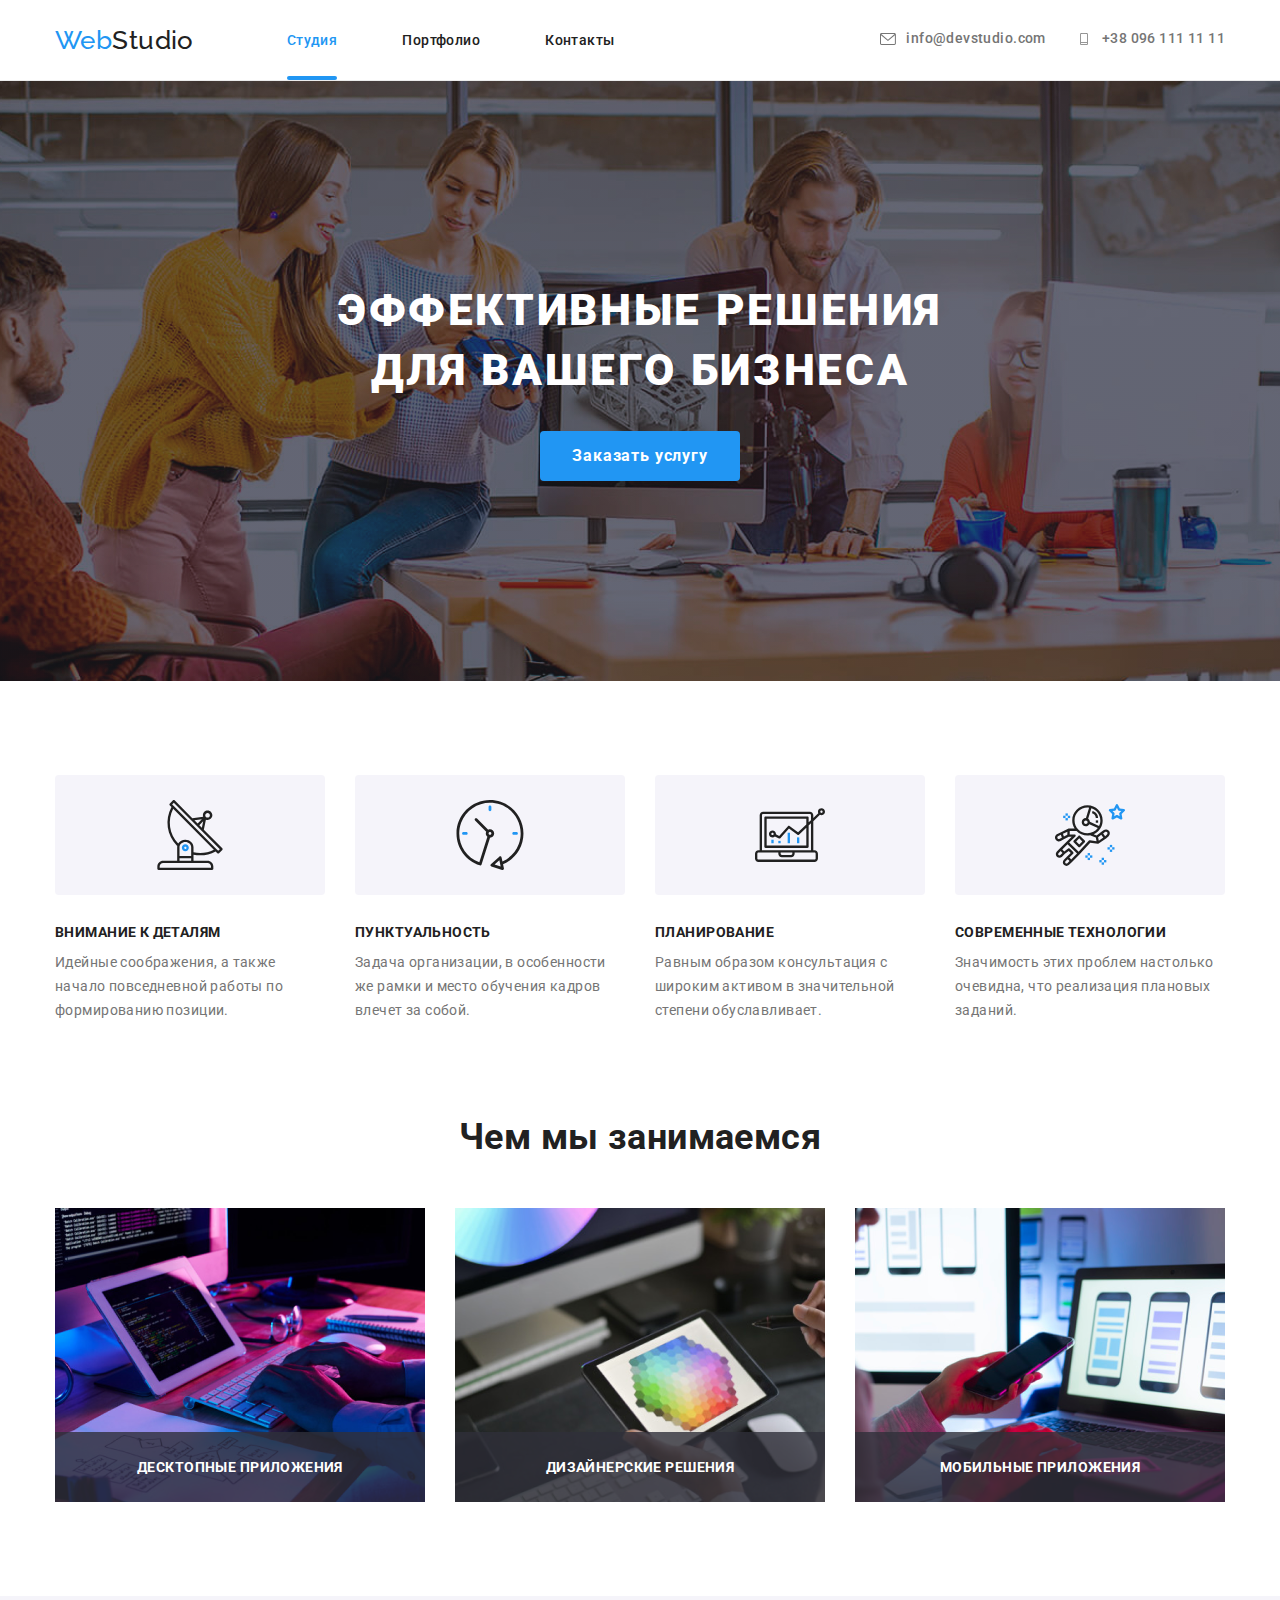
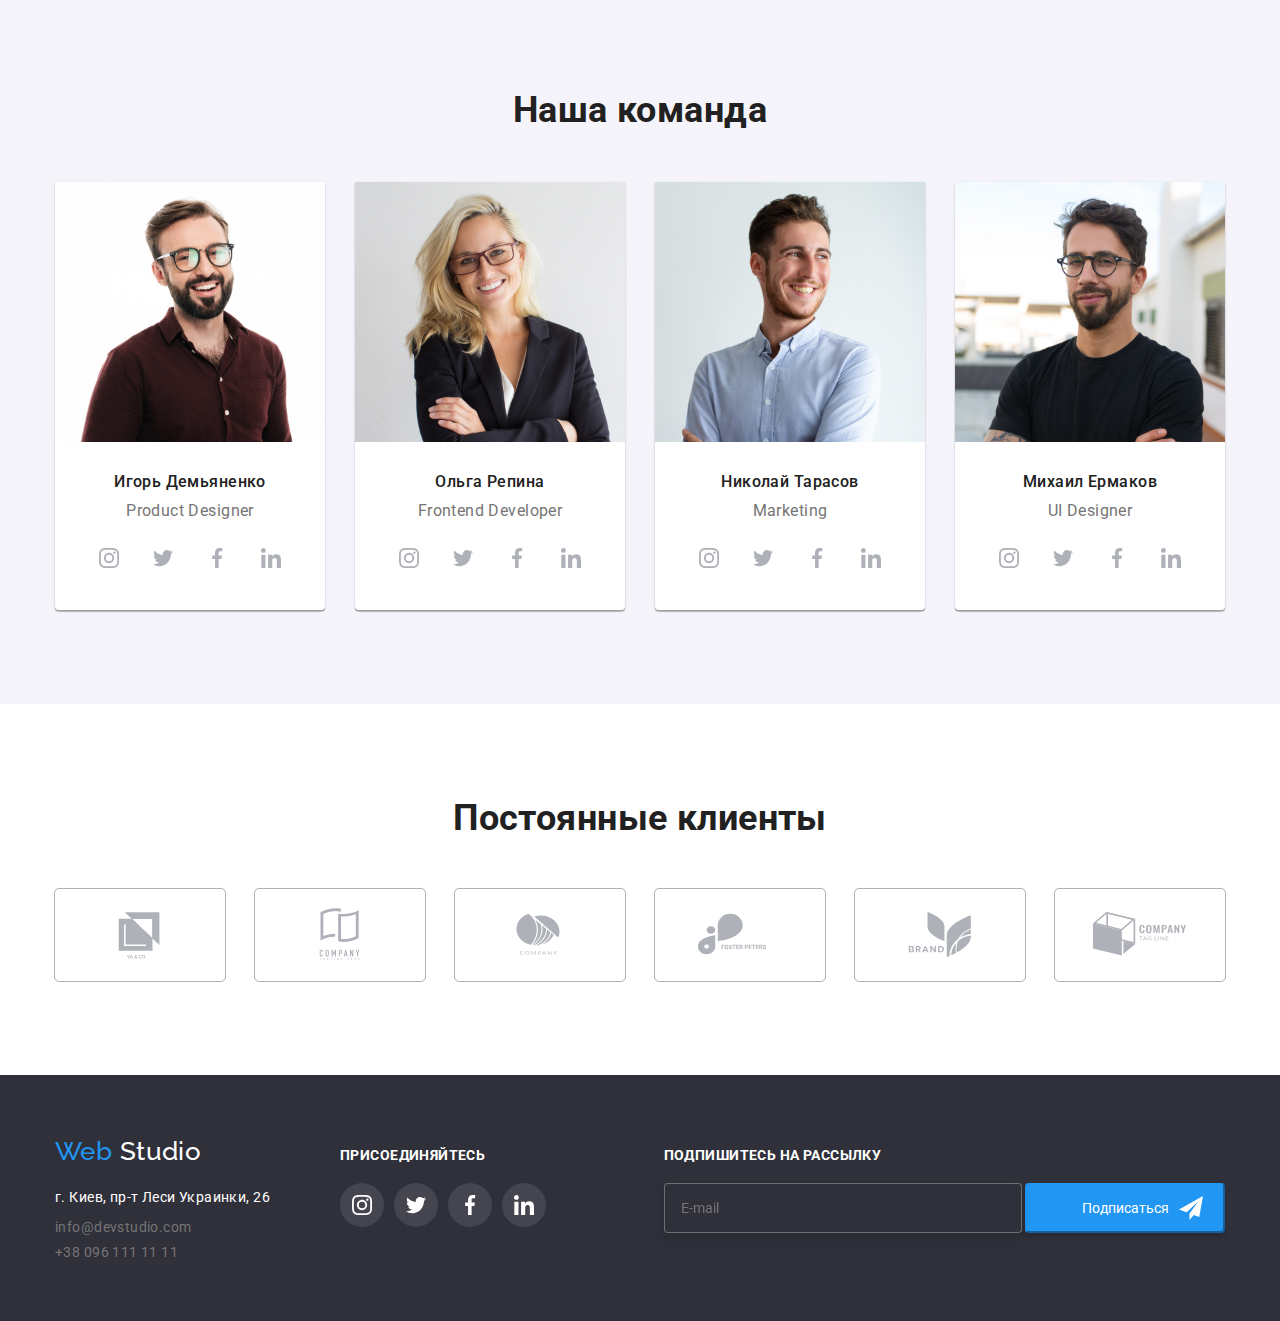
<file: index.html>
<!DOCTYPE html>
<html lang="ru">
  <head>
    <meta charset="UTF-8" />
    <meta http-equiv="X-UA-Compatible" content="IE=edge" />
    <meta name="viewport" content="width=device-width, initial-scale=1.0" />
    <title>Студія</title>
    <link rel="preconnect" href="https://fonts.googleapis.com" />
    <link rel="preconnect" href="https://fonts.gstatic.com" crossorigin />
    <link
      href="https://fonts.googleapis.com/css2?family=Raleway:wght@700&family=Roboto:wght@400;500;700;900&display=swap"
      rel="stylesheet"
    />
    <link
      rel="stylesheet"
      href="https://cdnjs.cloudflare.com/ajax/libs/modern-normalize/1.1.0/modern-normalize.min.css"
    />
    <link rel="stylesheet" href="./css/stales.css" />
    <link rel="stylesheet" href="./css/main.min.css" />
  </head>

  <body>
    <!--HEADER-->

    <header class="header">
      <div class="container header__contact">
        <nav class="header__contact">
          <a class="header__link header__link--fonts" href="./index.html">
            <span class="header__logo">Web</span>Studio</a
          >
          <ul class="header__list">
            <li class="header__item">
              <a
                class="header__link current hover-link-line"
                href="./index.html"
                >Студия</a
              >
            </li>
            <li class="header__item">
              <a class="header__link portfolio" href="./portfolio.html"
                >Портфолио</a
              >
            </li>
            <li class="header__item">
              <a class="header__link text-contact" href="#">Контакты</a>
            </li>
          </ul>
        </nav>
        <ul class="content-list list">
          <li class="item-contact-header">
            <a
              class="header__link contact-header email"
              href="mailto:info@devstudio.com"
            >
              <svg class="icon-email" width="16" height="12">
                <use
                  class="icon-use"
                  href="./img/symbol-defs.svg#email"
                ></use></svg
              >info@devstudio.com</a
            >
          </li>
          <li class="item-contact-header">
            <a class="header__link contact-header tel" href="tel:+380961111111"
              ><svg class="icon-email" width="16" height="12">
                <use
                  class="icon-use"
                  href="./img/symbol-defs.svg#tel"
                ></use></svg
              >+38 096 111 11 11</a
            >
          </li>
        </ul>
      </div>
    </header>

    <!--Main content-->

    <main>
      <section class="hero">
        <div class="container">
          <h1 class="hero__title">Эффективные решения для вашего бизнеса</h1>
          <button class="button" type="button" data-modal-open>
            <span class="button__text">Заказать услугу</span>
          </button>
        </div>
      </section>

      <section class="features section">
        <div class="container">
          <h2 class="section-two">Особенности</h2>
          <ul class="list">
            <li class="features__item features__item--antenna">
              <h3 class="features__title">Внимание к деталям</h3>
              <p class="features__text">
                Идейные соображения, а также начало повседневной работы по
                формированию позиции.
              </p>
            </li>
            <li class="features__item features__item--clock">
              <h3 class="features__title">Пунктуальность</h3>
              <p class="features__text">
                Задача организации, в особенности же рамки и место обучения
                кадров влечет за собой.
              </p>
            </li>
            <li class="features__item features__item--diagram">
              <h3 class="features__title">Планирование</h3>
              <p class="features__text">
                Равным образом консультация с широким активом в значительной
                степени обуславливает.
              </p>
            </li>
            <li class="features__item features__item--astronaut">
              <h3 class="features__title">Современные технологии</h3>
              <p class="features__text">
                Значимость этих проблем настолько очевидна, что реализация
                плановых заданий.
              </p>
            </li>
          </ul>
        </div>
      </section>

      <section class="work section">
        <div class="container">
          <h2 class="caption">Чем мы занимаемся</h2>
          <ul class="list">
            <li class="work__item">
              <img src="img/box1.jpg" alt="Написання сайту" width="370" />
              <p class="work__item-text">Десктопные приложения</p>
            </li>
            <li class="work__item">
              <img
                src="img/img(1).jpg"
                alt="Адаптація його до різний пристроїв"
                width="370"
              />
              <p class="work__item-text">Дизайнерские решения</p>
            </li>
            <li class="work__item">
              <img src="img/img.jpg" alt="Створення дизайну" width="370" />
              <p class="work__item-text">Мобильные приложения</p>
            </li>
          </ul>
        </div>
      </section>

      <section class="comand section">
        <div class="container">
          <h2 class="caption">Наша команда</h2>
          <ul class="list">
            <li class="comand__item-main">
              <img
                class="comand__worker"
                src="img/Comand/img.jpg"
                alt="Ігорь Демьяненко"
                f
                width="270"
              />

              <h3 class="comand__subject">Игорь Демьяненко</h3>
              <p class="comand__subtitle">Product Designer</p>
              <ul class="list-comand">
                <li class="list-comand__item">
                  <a
                    class="list-comand__link"
                    href=""
                    target="_blank"
                    rel="noopener noreferrer"
                    aria-label="inctagram"
                  >
                    <svg class="list-comand__icon" width="20" height="20">
                      <use href="./img/symbol-defs.svg#instagram"></use>
                    </svg>
                  </a>
                </li>
                <li class="list-comand__item">
                  <a
                    class="list-comand__link"
                    href=""
                    target="_blank"
                    rel="noopener noreferrer"
                    aria-label="inctagram"
                  >
                    <svg class="list-comand__icon" width="20" height="20">
                      <use href="./img/symbol-defs.svg#twitter"></use>
                    </svg>
                  </a>
                </li>
                <li class="list-comand__item">
                  <a
                    class="list-comand__link"
                    href=""
                    target="_blank"
                    rel="noopener noreferrer"
                    aria-label="inctagram"
                  >
                    <svg width="20" height="20">
                      <use
                        class="list-comand__icon"
                        href="./img/symbol-defs.svg#facebook"
                      ></use>
                    </svg>
                  </a>
                </li>
                <li class="list-comand__item">
                  <a
                    class="list-comand__link"
                    href=""
                    target="_blank"
                    rel="noopener noreferrer"
                    aria-label="inctagram"
                  >
                    <svg width="20" height="20">
                      <use
                        class="list-comand__icon"
                        href="./img/symbol-defs.svg#linkedin"
                      ></use>
                    </svg>
                  </a>
                </li>
              </ul>
            </li>

            <li class="comand__item-main">
              <img
                class="comand__worker"
                src="img/Comand/img(1).jpg"
                alt="Ольга Репина"
                width="270"
              />
              <h3 class="comand__subject">Ольга Репина</h3>
              <p class="comand__subtitle">Frontend Developer</p>
              <ul class="list-comand">
                <li class="list-comand__item">
                  <a
                    class="list-comand__link"
                    href=""
                    target="_blank"
                    rel="noopener noreferrer"
                    aria-label="inctagram"
                  >
                    <svg class="list-comand__icon" width="20" height="20">
                      <use href="./img/symbol-defs.svg#instagram"></use>
                    </svg>
                  </a>
                </li>
                <li class="list-comand__item">
                  <a
                    class="list-comand__link"
                    href=""
                    target="_blank"
                    rel="noopener noreferrer"
                    aria-label="inctagram"
                  >
                    <svg class="list-comand__icon" width="20" height="20">
                      <use href="./img/symbol-defs.svg#twitter"></use>
                    </svg>
                  </a>
                </li>
                <li class="list-comand__item">
                  <a
                    class="list-comand__link"
                    href=""
                    target="_blank"
                    rel="noopener noreferrer"
                    aria-label="inctagram"
                  >
                    <svg width="20" height="20">
                      <use
                        class="list-comand__icon"
                        href="./img/symbol-defs.svg#facebook"
                      ></use>
                    </svg>
                  </a>
                </li>
                <li class="list-comand__item">
                  <a
                    class="list-comand__link"
                    href=""
                    target="_blank"
                    rel="noopener noreferrer"
                    aria-label="inctagram"
                  >
                    <svg width="20" height="20">
                      <use
                        class="list-comand__icon"
                        href="./img/symbol-defs.svg#linkedin"
                      ></use>
                    </svg>
                  </a>
                </li>
              </ul>
            </li>
            <li class="comand__item-main">
              <img
                class="comand__worker"
                src="img/Comand/img(2).jpg"
                alt="Николай Тарасов"
                width="270"
              />
              <h3 class="comand__subject">Николай Тарасов</h3>
              <p class="comand__subtitle">Marketing</p>
              <ul class="list-comand">
                <li class="list-comand__item">
                  <a
                    class="list-comand__link"
                    href=""
                    target="_blank"
                    rel="noopener noreferrer"
                    aria-label="inctagram"
                  >
                    <svg class="list-comand__icon" width="20" height="20">
                      <use href="./img/symbol-defs.svg#instagram"></use>
                    </svg>
                  </a>
                </li>
                <li class="list-comand__item">
                  <a
                    class="list-comand__link"
                    href=""
                    target="_blank"
                    rel="noopener noreferrer"
                    aria-label="inctagram"
                  >
                    <svg class="list-comand__icon" width="20" height="20">
                      <use href="./img/symbol-defs.svg#twitter"></use>
                    </svg>
                  </a>
                </li>
                <li class="list-comand__item">
                  <a
                    class="list-comand__link"
                    href=""
                    target="_blank"
                    rel="noopener noreferrer"
                    aria-label="inctagram"
                  >
                    <svg width="20" height="20">
                      <use
                        class="list-comand__icon"
                        href="./img/symbol-defs.svg#facebook"
                      ></use>
                    </svg>
                  </a>
                </li>
                <li class="list-comand__item">
                  <a
                    class="list-comand__link"
                    href=""
                    target="_blank"
                    rel="noopener noreferrer"
                    aria-label="inctagram"
                  >
                    <svg width="20" height="20">
                      <use
                        class="list-comand__icon"
                        href="./img/symbol-defs.svg#linkedin"
                      ></use>
                    </svg>
                  </a>
                </li>
              </ul>
            </li>
            <li class="comand__item-main">
              <img
                class="comand__worker"
                src="img/Comand/img(3).jpg"
                alt="Михаил Ермаков"
                width="270"
              />
              <h3 class="comand__subject">Михаил Ермаков</h3>
              <p class="comand__subtitle">UI Designer</p>
              <ul class="list-comand">
                <li class="list-comand__item">
                  <a
                    class="list-comand__link"
                    href=""
                    target="_blank"
                    rel="noopener noreferrer"
                    aria-label="inctagram"
                  >
                    <svg class="list-comand__icon" width="20" height="20">
                      <use href="./img/symbol-defs.svg#instagram"></use>
                    </svg>
                  </a>
                </li>
                <li class="list-comand__item">
                  <a
                    class="list-comand__link"
                    href=""
                    target="_blank"
                    rel="noopener noreferrer"
                    aria-label="inctagram"
                  >
                    <svg class="list-comand__icon" width="20" height="20">
                      <use href="./img/symbol-defs.svg#twitter"></use>
                    </svg>
                  </a>
                </li>
                <li class="list-comand__item">
                  <a
                    class="list-comand__link"
                    href=""
                    target="_blank"
                    rel="noopener noreferrer"
                    aria-label="inctagram"
                  >
                    <svg width="20" height="20">
                      <use
                        class="list-comand__icon"
                        href="./img/symbol-defs.svg#facebook"
                      ></use>
                    </svg>
                  </a>
                </li>
                <li class="list-comand__item">
                  <a
                    class="list-comand__link"
                    href=""
                    target="_blank"
                    rel="noopener noreferrer"
                    aria-label="inctagram"
                  >
                    <svg width="20" height="20">
                      <use
                        class="list-comand__icon"
                        href="./img/symbol-defs.svg#linkedin"
                      ></use>
                    </svg>
                  </a>
                </li>
              </ul>
            </li>
          </ul>
        </div>
      </section>

      <!-- Section-Regular-Customers -->

      <section class="regular-customers section">
        <div class="container">
          <h2 class="caption">Постоянные клиенты</h2>
          <ul class="regular-customers__list">
            <li class="regular-customers__item">
              <a
                class="regular-customers__link"
                href=""
                target="_blank"
                rel="noopener noreferrer"
              >
                <svg class="regular-customers__icon" width="106" height="60">
                  <use
                    href="./img/regular-customers/symbol-defs.svg#yaco"
                  ></use>
                </svg>
              </a>
            </li>
            <li class="regular-customers__item">
              <a
                class="regular-customers__link"
                href=""
                target="_blank"
                rel="noopener noreferrer"
              >
                <svg class="regular-customers__icon" width="106" height="60">
                  <use
                    href="./img/regular-customers/symbol-defs.svg#company"
                  ></use>
                </svg>
              </a>
            </li>
            <li class="regular-customers__item">
              <a
                class="regular-customers__link"
                href=""
                target="_blank"
                rel="noopener noreferrer"
              >
                <svg class="regular-customers__icon" width="106" height="60">
                  <use
                    href="./img/regular-customers/symbol-defs.svg#company2"
                  ></use>
                </svg>
              </a>
            </li>
            <li class="regular-customers__item">
              <a
                class="regular-customers__link"
                href=""
                target="_blank"
                rel="noopener noreferrer"
              >
                <svg class="regular-customers__icon" width="106" height="60">
                  <use
                    href="./img/regular-customers/symbol-defs.svg#forster-peters"
                  ></use>
                </svg>
              </a>
            </li>
            <li class="regular-customers__item">
              <a
                class="regular-customers__link"
                href=""
                target="_blank"
                rel="noopener noreferrer"
              >
                <svg class="regular-customers__icon" width="106" height="60">
                  <use
                    href="./img/regular-customers/symbol-defs.svg#brand"
                  ></use>
                </svg>
              </a>
            </li>
            <li class="regular-customers__item">
              <a
                class="regular-customers__link"
                href=""
                target="_blank"
                rel="noopener noreferrer"
              >
                <svg class="regular-customers__icon" width="106" height="60">
                  <use
                    href="./img/regular-customers/symbol-defs.svg#tag-line"
                  ></use>
                </svg>
              </a>
            </li>
          </ul>
        </div>
      </section>
    </main>

    <!-- FOOTER -->

    <footer class="footer">
      <div class="container">
        <div class="footer__container">
          <div>
            <a class="footer__link footer__link--fonts" href="/">
              <span class="footer__logo">Web</span>
              <span class="slogan">Studio</span></a
            >
            <address>
              <ul class="footer__list">
                <li>
                  <p class="footer__tagline">г. Киев, пр-т Леси Украинки, 26</p>
                </li>
                <li class="footer__item-mail">
                  <a
                    class="header__link contact"
                    href="mailto:info@devstudio.com"
                    >info@devstudio.com</a
                  >
                </li>
                <li class="footer__item-tel">
                  <a class="header__link contact" href="tel:+380961111111"
                    >+38 096 111 11 11</a
                  >
                </li>
              </ul>
            </address>
          </div>

          <div class="join-in">
            <h2 class="join-in__title">Присоединяйтесь</h2>
            <ul class="join-in__list">
              <li class="join-in__item">
                <a class="join-in__link" href="">
                  <svg class="join-in__icon" width="20" height="20">
                    <use href="./img/symbol-defs.svg#instagram"></use>
                  </svg>
                </a>
              </li>
              <li class="join-in__item">
                <a class="join-in__link" href="">
                  <svg class="join-in__icon" width="20" height="20">
                    <use href="./img/symbol-defs.svg#twitter"></use>
                  </svg>
                </a>
              </li>
              <li class="join-in__item">
                <a class="join-in__link" href="">
                  <svg class="join-in__icon" width="20" height="20">
                    <use href="./img/symbol-defs.svg#facebook"></use>
                  </svg>
                </a>
              </li>
              <li class="join-in__item">
                <a class="join-in__link" href="">
                  <svg class="join-in__icon" width="20" height="20">
                    <use href="./img/symbol-defs.svg#linkedin"></use>
                  </svg>
                </a>
              </li>
            </ul>
          </div>
          <!-- Form-Footer -->
          <div class="footer-form">
            <p class="footer-form__title">Подпишитесь на рассылку</p>
            <form>
              <label for="email">
                <input
                  type="text"
                  name="email"
                  placeholder="E-mail"
                  class="footer-form__input"
                />
              </label>
              <button type="button" class="footer-form__button">
                Подписаться <span class="footer-form__icon"></span>
              </button>
            </form>
          </div>
        </div>
      </div>
    </footer>

    <!--BACKDROP MODAL -->

    <div class="backdrop is-hidden" data-modal>
      <div class="backdrop-modal">
        <button
          class="backdrop-modal__close-button"
          type="button"
          data-modal-close
        >
          <svg width="18" height="18">
            <use href="./img/modalka/symbol-defs.svg#close-black-modal"></use>
          </svg>
        </button>
        <form class="modal">
          <p class="modal__title">Оставьте свои данные, мы вам перезвоним</p>
          <div class="modal__box">
            <label for="name" class="modal__label">Имя</label>
            <input type="text" name="name" id="name" class="modal__input" />
            <svg class="modal__icon" width="18" height="18">
              <use href="./img/form/symbol-defs.svg#person-form"></use>
            </svg>
          </div>

          <div class="modal__box">
            <label for="tel" class="modal__label">Телефон</label>
            <input type="text" name="tel" id="tel" class="modal__input" />
            <svg class="modal__icon" width="18" height="18">
              <use href="./img/form/symbol-defs.svg#phone-form"></use>
            </svg>
          </div>

          <div class="modal__box">
            <label for="email" class="modal__label">Пошта</label>
            <input type="text" name="email" id="email" class="modal__input" />
            <svg class="modal__icon" width="18" height="18">
              <use href="./img/form/symbol-defs.svg#email-form"></use>
            </svg>
          </div>

          <div class="modal__box">
            <label for="coment" class="modal__label">Коментарии</label>
            <textarea
              name="text"
              id="coment"
              placeholder="Введите текст"
              class="modal__textarea"
            ></textarea>
          </div>

          <!--------------------------- CHECKBOX --------------------------------------->

          <div class="checkbox">
            <input
              type="checkbox"
              name=""
              value="checkbox"
              id="checkbox"
              class="checkbox__input"
            />
            <span class="checkbox__icon"></span>
            <label for="checkbox" class="checkbox__lable">
              Соглашаюсь с рассылкой и принимаю<span>
                <a class="checkbox__link" href="">Условия договора</a></span
              ></label
            >
          </div>
          <button class="button-form" type="button">
            <span class="button-text-form">Отправить</span>
          </button>
        </form>
      </div>
    </div>

    <script src="./js/modal.js"></script>
  </body>
</html>
</file>
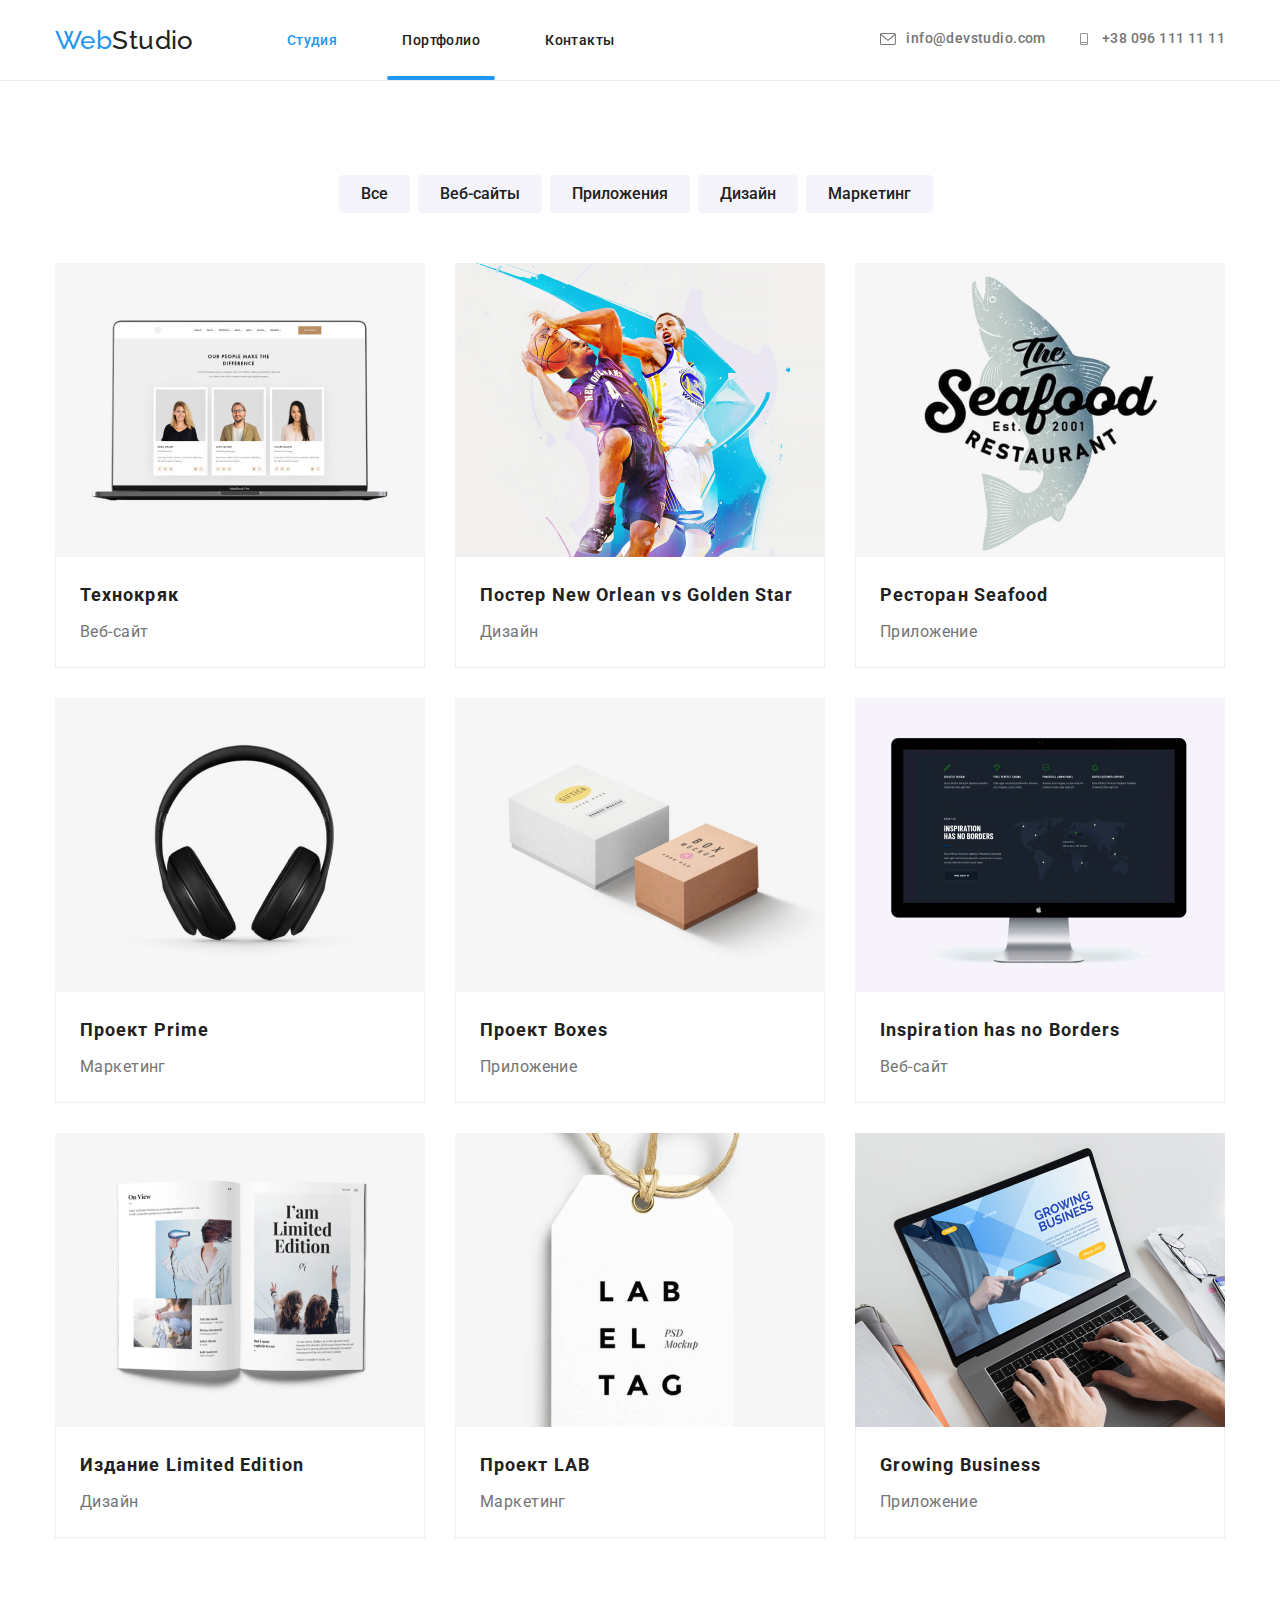
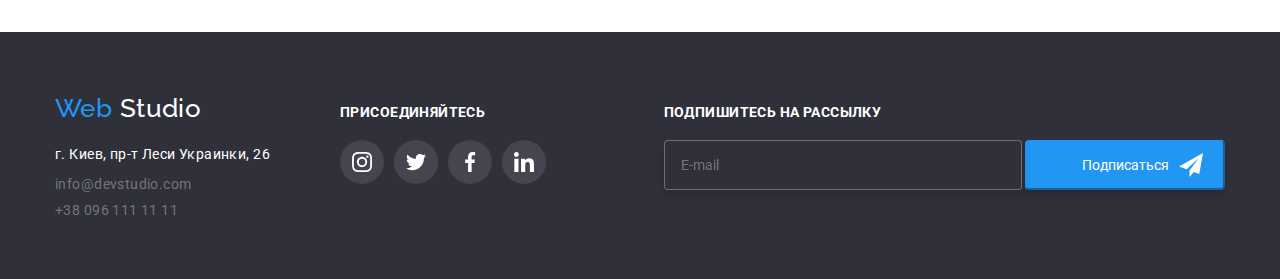
<file: portfolio.html>
<!DOCTYPE html>
<html lang="ru">
  <head>
    <meta charset="UTF-8" />
    <meta http-equiv="X-UA-Compatible" content="IE=edge" />
    <meta name="viewport" content="width=device-width, initial-scale=1.0" />
    <title>Портфоліо</title>
    <link rel="preconnect" href="https://fonts.googleapis.com" />
    <link rel="preconnect" href="https://fonts.gstatic.com" crossorigin />
    <link
      href="https://fonts.googleapis.com/css2?family=Raleway:wght@700&family=Roboto:wght@400;500;700;900&display=swap"
      rel="stylesheet"
    />
    <link
      rel="stylesheet"
      href="https://cdnjs.cloudflare.com/ajax/libs/modern-normalize/1.1.0/modern-normalize.min.css"
    />
    <link rel="stylesheet" href="./css/stales.css" />
    <link rel="stylesheet" href="./css/main.min.css" />
  </head>
  
  <body>
    <header class="header">
      <div class="container header__contact">
        <nav class="header__contact">
          <a class="header__link header__link--fonts" href="./index.html">
            <span class="header__logo">Web</span>Studio</a
          >
          <ul class="header__list">
            <li class="header__item">
              <a class="header__link current " href="./index.html"
                >Студия</a
              >
            </li>
            <li class="header__item">
              <a class="header__link portfolio hover-link-line" href="./portfolio.html"
                >Портфолио</a
              >
            </li>
            <li class="header__item">
              <a class="header__link text-contact" href="#">Контакты</a>
            </li>
          </ul>
        </nav>
        <ul class="content-list list">
          <li class="item-contact-header">
            <a
              class="header__link contact-header email"
              href="mailto:info@devstudio.com"
            >
              <svg class="icon-email" width="16" height="12">
                <use
                  class="icon-use"
                  href="./img/symbol-defs.svg#email"
                ></use></svg
              >info@devstudio.com</a
            >
          </li>
          <li class="item-contact-header">
            <a class="header__link contact-header tel" href="tel:+380961111111"
              ><svg class="icon-email" width="16" height="12">
                <use
                  class="icon-use"
                  href="./img/symbol-defs.svg#tel"
                ></use></svg
              >+38 096 111 11 11</a
            >
          </li>
        </ul>
      </div>
    </header>

    <main>
      <section class="section-margin">
        <div class="portfolio">
          <h1 class="section-two">Наші роботи</h1>
          <ul class="portfolio__list">
            <li class="portfolio__item">
              <button class="control" type="button">Всe</button>
            </li>
            <li class="portfolio__item">
              <button class="control" type="button">Веб-сайты</button>
            </li>
            <li class="portfolio__item">
              <button class="control" type="button">Приложения</button>
            </li>
            <li class="portfolio__item">
              <button class="control" type="button">Дизайн</button>
            </li>
            <li class="portfolio__item">
              <button class="control" type="button">Маркетинг</button>
            </li>
          </ul>

          <ul class="flex">
            <li class="flex__item">
              <a class="flex__link" href="">
                <div class="overlay">
                  <p class="overlay__text">
                    Ресурс предлагает комплексные предложения с разным уровнем
                    функционала и сервисов. Все это позволит посетителю получить
                    исчерпывающие сведения о компании или частном лице.
                  </p>
                  <img src="./img/portfolio/img.png" alt="Технокряк" />
                </div>
                <div class="cart-portfolio">
                  <h2 class="desc">Технокряк</h2>
                  <p class="excerpt">Веб-сайт</p>
                </div>
              </a>
            </li>
            <li class="flex__item">
              <a class="flex__link" href="">
                <div class="overlay">
                  <p class="overlay__text">
                    Ресурс предлагает комплексные предложения с разным уровнем
                    функционала и сервисов. Все это позволит посетителю получить
                    исчерпывающие сведения о компании или частном лице.
                  </p>
                  <img src="./img/portfolio/img(1).png" alt="Poster" />
                </div>
                <div class="cart-portfolio">
                  <h2 class="desc">Постер New Orlean vs Golden Star</h2>
                  <p class="excerpt">Дизайн</p>
                </div>
              </a>
            </li>
            <li class="flex__item">
              <a class="flex__link" href="">
                <div class="overlay">
                  <p class="overlay__text">
                    Ресурс предлагает комплексные предложения с разным уровнем
                    функционала и сервисов. Все это позволит посетителю получить
                    исчерпывающие сведения о компании или частном лице.
                  </p>
                  <img src="./img/portfolio/img(2).png" alt="Seafood" />
                </div>
                <div class="cart-portfolio">
                  <h2 class="desc">Ресторан Seafood</h2>
                  <p class="excerpt">Приложение</p>
                </div>
              </a>
            </li>
            <li class="flex__item">
              <a class="flex__link" href="">
                <div class="overlay">
                  <p class="overlay__text">
                    Ресурс предлагает комплексные предложения с разным уровнем
                    функционала и сервисов. Все это позволит посетителю получить
                    исчерпывающие сведения о компании или частном лице.
                  </p>
                  <img src="./img/portfolio/img(3).png" alt="Prime" />
                </div>
                <div class="cart-portfolio">
                  <h2 class="desc">Проект Prime</h2>
                  <p class="excerpt">Маркетинг</p>
                </div>
              </a>
            </li>
            <li class="flex__item">
              <a class="flex__link" href="">
                <div class="overlay">
                  <p class="overlay__text">
                    Ресурс предлагает комплексные предложения с разным уровнем
                    функционала и сервисов. Все это позволит посетителю получить
                    исчерпывающие сведения о компании или частном лице.
                  </p>
                  <img src="./img/portfolio/img(4).png" alt="Boxes" />
                </div>
                <div class="cart-portfolio">
                  <h2 class="desc">Проект Boxes</h2>
                  <p class="excerpt">Приложение</p>
                </div>
              </a>
            </li>
            <li class="flex__item">
              <a class="flex__link" href="">
                <div class="overlay">
                  <p class="overlay__text">
                    Ресурс предлагает комплексные предложения с разным уровнем
                    функционала и сервисов. Все это позволит посетителю получить
                    исчерпывающие сведения о компании или частном лице.
                  </p>
                  <img src="./img/portfolio/img(5).png" alt="Borders" />
                </div>
                <div class="cart-portfolio">
                  <h2 class="desc">Inspiration has no Borders</h2>
                  <p class="excerpt">Веб-сайт</p>
                </div>
              </a>
            </li>
            <li class="flex__item">
              <a class="flex__link" href="">
                <div class="overlay">
                  <p class="overlay__text">
                    Ресурс предлагает комплексные предложения с разным уровнем
                    функционала и сервисов. Все это позволит посетителю получить
                    исчерпывающие сведения о компании или частном лице.
                  </p>
                  <img src="./img/portfolio/img(6).png" alt="Limited Edition" />
                </div>
                <div class="cart-portfolio">
                  <h2 class="desc">Издание Limited Edition</h2>
                  <p class="excerpt">Дизайн</p>
                </div>
              </a>
            </li>
            <li class="flex__item">
              <a class="flex__link" href="">
                <div class="overlay">
                  <p class="overlay__text">
                    Ресурс предлагает комплексные предложения с разным уровнем
                    функционала и сервисов. Все это позволит посетителю получить
                    исчерпывающие сведения о компании или частном лице.
                  </p>
                  <img src="./img/portfolio/img(7).png" alt="LAB" />
                </div>
                <div class="cart-portfolio">
                  <h2 class="desc">Проект LAB</h2>
                  <p class="excerpt">Маркетинг</p>
                </div>
              </a>
            </li>
            <li class="flex__item">
              <a class="flex__link" href="">
                <div class="overlay">
                  <p class="overlay__text">
                    Ресурс предлагает комплексные предложения с разным уровнем
                    функционала и сервисов. Все это позволит посетителю получить
                    исчерпывающие сведения о компании или частном лице.
                  </p>
                  <img src="./img/portfolio/img(8).png" alt="Business" />
                </div>
                <div class="cart-portfolio">
                  <h2 class="desc">Growing Business</h2>
                  <p class="excerpt">Приложение</p>
                </div>
              </a>
            </li>
          </ul>
        </div>
      </section>
    </main>
    <!-- ----------------------FOOTER------------------------------ -->
    <footer class="footer">
      <div class="container">
        <div class="footer__container">
          <div>
            <a class="footer__link footer__link--fonts" href="/">
              <span class="footer__logo">Web</span>
              <span class="slogan">Studio</span></a
            >
            <address>
              <ul class="footer__list">
                <li>
                  <p class="footer__tagline">г. Киев, пр-т Леси Украинки, 26</p>
                </li>
                <li class="footer__item-mail">
                  <a
                    class="header__link contact"
                    href="mailto:info@devstudio.com"
                    >info@devstudio.com</a
                  >
                </li>
                <li class="footer__item-tel">
                  <a class="header__link contact" href="tel:+380961111111"
                    >+38 096 111 11 11</a
                  >
                </li>
              </ul>
            </address>
          </div>

          <div class="join-in">
            <h2 class="join-in__title">Присоединяйтесь</h2>
            <ul class="join-in__list">
              <li class="join-in__item">
                <a class="join-in__link" href="">
                  <svg class="join-in__icon" width="20" height="20">
                    <use href="./img/symbol-defs.svg#instagram"></use>
                  </svg>
                </a>
              </li>
              <li class="join-in__item">
                <a class="join-in__link" href="">
                  <svg class="join-in__icon" width="20" height="20">
                    <use href="./img/symbol-defs.svg#twitter"></use>
                  </svg>
                </a>
              </li>
              <li class="join-in__item">
                <a class="join-in__link" href="">
                  <svg class="join-in__icon" width="20" height="20">
                    <use href="./img/symbol-defs.svg#facebook"></use>
                  </svg>
                </a>
              </li>
              <li class="join-in__item">
                <a class="join-in__link" href="">
                  <svg class="join-in__icon" width="20" height="20">
                    <use href="./img/symbol-defs.svg#linkedin"></use>
                  </svg>
                </a>
              </li>
            </ul>
          </div>
          <!-- Form-Footer -->
          <div class="footer-form">
            <p class="footer-form__title">Подпишитесь на рассылку</p>
            <form>
              <label for="email">
                <input
                  type="text"
                  name="email"
                  placeholder="E-mail"
                  class="footer-form__input"
                />
              </label>
              <button type="button" class="footer-form__button">
                Подписаться <span class="footer-form__icon"></span>
              </button>
            </form>
          </div>
        </div>
      </div>
    </footer>
  </body>
</html>
</file>
<file: css/stales.css>
/* :root {
  --primary-text-color: #212121;
  --secondary-text-color: #757575;
  --acsent-text-color: #2196f3;
  --color-white: #ffffff;
  --color-hero-footer: #2f303a;
  --color-button-hero: #188ce8;
  --color-icon: #afb1b8;
}

body {
  background-color: var(--color-white);
  color: var(--primary-text-color);
  font-family: roboto, sans-serif;
  letter-spacing: 0.03em;
  font-size: 14px;
}

ul {
  margin: 0;
  padding: 0;
}

h1,
h2,
h3,
p {
  margin: 0;
  padding: 0;
}

img {
  display: block;
  max-width: 100%;
  height: auto;
} */

/* .list {
  padding: 0;
  list-style: none;
  display: flex;
  align-items: center;

  margin: 0;
}

.caption {
  margin-bottom: 50px;

  text-align: center;
  font-weight: 700;
  font-size: 36px;
  line-height: 1.15;
} */

/* .header__list {
  margin: 0;
  padding: 0;
  list-style: none;
  display: flex;
  align-items: center;
  margin-left: 93px;
}
.email {
  display: flex;
}
.icon-email {
  margin-right: 10px;
  fill: currentColor;
}


.tel {
  display: flex;
}

.contact-header.email:hover,
.contact-header.email:focus {
  color: var(--acsent-text-color);
}

.contact-header.tel:hover,
.contact-header.tel:focus {
  color: var(--acsent-text-color);
}



.header__link {
  position: relative;

  text-decoration: none;
  color: var(--primary-text-color);
  font-style: normal;
  font-weight: 500;
  line-height: 1.14;
  transition: color 250ms cubic-bezier(0.4, 0, 0.2, 1);
}



.header__link:hover,
.header__link:focus {
  color: var(--acsent-text-color);
}

.header__link--fonts {
  font-family: Raleway;

  font-size: 26px;
  line-height: 1.1;
  padding-top: 24px;
  padding-bottom: 24px;
}

.header__link.current,
.header__link.portfolio,
.header__link.text-contact,
.header__link.contact-header {
  padding-top: 30px;
  padding-bottom: 32px;
}

.item-contact-header:not(:last-child) {
  margin-right: 30px;
}

.header__link.fonts:hover {
  color: var(--primary-text-color);
}

.current {
  color: var(--acsent-text-color);
}

.current.hover-link-line::after {
  content: " ";
  position: absolute;
  bottom: 0;

  display: block;
  width: 100%;
  height: 4px;
  background-color: var(--acsent-text-color);
  border-radius: 2px;
}
.contact {
  color: var(--secondary-text-color);
  font-weight: normal;
  font-weight: 500;
} */

/* Hover-link-line */
/* 
.hover-link-line::after {
  content: " ";
  position: absolute;
  bottom: 0;

  display: block;
  width: 100%;
  height: 4px;
  background-color: var(--acsent-text-color);
  border-radius: 2px;

  opacity: 1;
  transition: opacity 250ms cubic-bezier(0.4, 0, 0.2, 1);
}

.footer {
  display: flex;
  align-items: flex-start;
  justify-content: flex-start;
  padding-top: 60px;
}



.header__link.contact-header {
  font-weight: 500;
  color: var(--secondary-text-color);
  align-items: center;
}

.header__link.contact {
  font-weight: 400;
}



.section {
  padding-top: 94px;
  padding-bottom: 94px;
}


.header__item {
  margin-right: 50px;
}

.header__item:last-child {
  margin-right: 0;
}

.list.comand {
  width: 270px;
  height: 368px;
  left: 515px;
  top: 1635px;

  background: var(--color-white);
}

.item-contact:not(:last-child) {
  margin-right: 30px;
} */

/* LOGO */
/* .header__logo {
  color: var(--acsent-text-color);
}

.content-list {
  margin-left: auto;
} */

/* section-hero */

/* .hero {
  background-color: var(--color-hero-footer);

  background-image: linear-gradient(
      rgba(47, 48, 58, 0.4),
      rgba(47, 48, 58, 0.4)
    ),
    url(../img/hero/hero.jpg);
  background-color: rgba(47, 48, 58, 0.4);
  background-position: center;
  background-repeat: no-repeat;
  text-transform: uppercase;
  max-width: 1600px;
  margin: auto;
  text-align: center;
  padding: 200px 0px 200px 0px;
}

.hero__title {
  color: var(--color-white);
  font-weight: 900;
  font-size: 44px;
  line-height: 1.36;
  text-align: center;
  letter-spacing: 0.06em;
  text-transform: uppercase;
  margin: 0;
  width: 696px;
  height: 120px;
  right: 452px;
  bottom: 1949px;

  margin-left: auto;
  margin-right: auto;
} */

/* .button {
  background-color: var(--acsent-text-color);
  font-family: inherit;
  margin-top: 30px;
  width: 200px;
  height: 50px;
  letter-spacing: 0.06em;
  border-radius: 4px;
  border: solid transparent;
}

.button:hover {
  background-color: var(--color-button-hero);
}

.button__text {
  font-family: "Roboto";
  font-weight: 700;
  font-size: 16px;
  line-height: 1.88;
  color: var(--color-white);
} */

/* .section-two {
  position: absolute;
  width: 1px;
  height: 1px;
  margin: -1px;
  padding: 0;
  overflow: hidden;
  border: 0;
  clip: rect(0 0 0 0);
} */




/* Section Features */




/* .features__item {
  width: 270px;
  margin-right: 30px;
}

.features__item::before {
  content: "";

  display: block;
  width: 270px;
  height: 120px;
  background-color: #f5f4fa;

  border-radius: 4px;
}

.features__item--antenna::before {
  background-image: url(../img/icon/antenna.svg);
  background-repeat: no-repeat;
  background-position: center;
  margin-bottom: 30px;
}

.features__item--clock::before {
  background-image: url(../img/icon/clock.svg);
  background-repeat: no-repeat;
  background-position: center;
  margin-bottom: 30px;
}

.features__item--diagram::before {
  background-image: url(../img/icon/diagram.svg);
  background-repeat: no-repeat;
  background-position: center;
  margin-bottom: 30px;
}

.features__item--astronaut::before {
  background-image: url(../img/icon/astronaut.svg);
  background-repeat: no-repeat;
  background-position: center;
  margin-bottom: 30px;
}

.features__title {
  font-size: 14px;
  line-height: 1.14;
  text-transform: uppercase;
  margin-bottom: 10px;
}

.features__text {
  color: var(--secondary-text-color);
  font-style: normal;
  font-weight: 400;
  font-size: 14px;
  line-height: 1.71;
  margin-bottom: 0;
} */





/* Section Work */


/* .work {
  padding-top: 0;
}
.work__item{
  position: relative;
  margin-left: 30px;
}
.work__item:first-child{
  margin-left: 0;
}
.work__item-text {
  position: absolute;
  bottom: 0;
  left: 0;

  display: flex;
  align-items: center;
  justify-content: center;

  width: 100%;
  height: 70px;
  background-color: rgba(47, 48, 58, 0.8);
  color: var(--color-white);

  font-weight: 700;
  font-size: 14px;
  line-height: 16px;
  text-align: center;
  letter-spacing: 0.03em;
  text-transform: uppercase;
} */








/* Section Comand */

/* .comand {
  background-color: #f5f4fa;
}

.comand__item-main {
  background-color: var(--color-white);
  box-shadow: 0px 1px 3px rgba(0, 0, 0, 0.12), 0px 1px 1px rgba(0, 0, 0, 0.14),
    0px 2px 1px rgba(0, 0, 0, 0.2);
  border-radius: 0px 0px 4px 4px;
  margin-left: 30px;
}
.comand__item-main:first-child{
  margin-left: 0;
}


.comand__worker {
  margin-bottom: 30px;
}

.comand__subject {
  font-weight: 500;
  font-size: 16px;
  line-height: 1.19;
  text-align: center;
  margin-bottom: 10px;
}

.comand__subtitle {
  font-weight: 400;
  font-size: 16px;
  line-height: 1.19;
  color: var(--secondary-text-color);
  margin-bottom: 0;
  text-align: center;
  margin-bottom: 16px;
} */

/* ICON COMAND */

/* .list-comand {
  display: flex;
  margin-bottom: 30px;
  list-style: none;
  justify-content: center;
}
.list-comand__item {
  margin-right: 10px;
}
.list-comand__item:nth-child(4) {
  margin-right: 0;
}

.list-comand__link {
  display: flex;
  align-items: center;
  justify-content: center;
  width: 44px;
  height: 44px;

  border-radius: 50%;
  transition: background-color 250ms cubic-bezier(0.4, 0, 0.2, 1);
}

.list-comand__icon {
  fill: var(--color-icon);
  transition: fill 250ms cubic-bezier(0.4, 0, 0.2, 1);
}
.list-comand__link:focus,
.list-comand__link:hover {
  background-color: var(--acsent-text-color);
}

.list-comand__link:focus .list-comand__icon,
.list-comand__link:hover .list-comand__icon {
  fill: var(--color-white);
} */

/* Section-Regular-Customers */

/* .regular-customers__list {
  display: flex;
  list-style: none;
  align-items: center;
  justify-content: center;
}

.regular-customers__item:not(:last-child) {
  margin-right: 30px;
}

.regular-customers__link {
  display: flex;
  align-items: center;
  justify-content: center;
  width: 170px;
  height: 92px;
  outline: solid 1px var(--color-icon);
  border-radius: 4px;
  transition: outline 250ms cubic-bezier(0.4, 0, 0.2, 1);
}

.regular-customers__link:hover,
.regular-customers__link:focus {
  outline: solid 1px var(--acsent-text-color);
}

.regular-customers__link:hover .regular-customers__icon,
.regular-customers__link:focus .regular-customers__icon {
  fill: var(--acsent-text-color);
}

.regular-customers__icon {
  fill: var(--color-icon);
  transition: fill 250ms cubic-bezier(0.4, 0, 0.2, 1);
} */

/* FOOTER */

/* .footer {
  background-color: var(--color-hero-footer);
  padding-top: 60px;
  padding-bottom: 60px;
}

.footer__container {
  display: flex;
  align-items: baseline;
}

.footer__link {
  position: relative;

  text-decoration: none;
  color: var(--primary-text-color);
  font-style: normal;
  font-weight: 500;
  line-height: 1.14;
  transition: color 250ms cubic-bezier(0.4, 0, 0.2, 1);
}

.footer__logo{
  color: var(--acsent-text-color);
}

.slogan {
  color: var(--color-white);
}

.footer__link--fonts {
  font-family: Raleway;

  font-size: 26px;
  line-height: 1.1;
  padding-top: 24px;
  padding-bottom: 24px;
}

.footer__list {
  list-style: none;
  margin-top: 20px;
}

.footer__tagline {
  font-style: normal;
  font-weight: 400;

  line-height: 1.71;

  color: var(--color-white);
}

.footer__item-mail {
  margin-top: 9px;
}

.footer__item-tel {
  margin-top: 9px;
} */

/* .join-in {
  margin-left: 70px;
  padding-top: 12px;
}

.join-in__title {
  margin-bottom: 20px;
  font-style: normal;
  font-weight: 700;
  font-size: 14px;
  line-height: 16px;
  letter-spacing: 0.03em;
  text-transform: uppercase;

  color: #ffffff;
}

.join-in__list {
  display: flex;
  list-style: none;
}

.join-in__item:not(:last-child) {
  margin-right: 10px;
}

.join-in__link {
  display: flex;
  width: 44px;
  height: 44px;
  background-color: rgba(255, 255, 255, 0.1);
  border-radius: 50%;

  align-items: center;
  justify-content: center;

  transition: background-color 250ms cubic-bezier(0.4, 0, 0.2, 1);
}
.join-in__link:hover,
.join-in__link:focus {
  background-color: var(--acsent-text-color);
}

.join-in__icon {
  fill: var(--color-white);
} */





/* .control {
  outline-style: none;
  font-weight: 500;
  font-size: 16px;
  line-height: 1.62;

  color: var(--primary-text-color);

  transition: background-color 250ms cubic-bezier(0.4, 0, 0.2, 1),
    color 250ms cubic-bezier(0.4, 0, 0.2, 1);
}

.portfolio__item > .control {
  border: none;
  background: #f5f4fa;
  padding: 6px 22px;
}

.control:hover,
.control:focus {
  background-color: var(--acsent-text-color);
  color: var(--color-white);
} */

/* .flex__link {
  text-decoration: none;
  overflow: hidden;
} */

/* .desc {
  margin-bottom: 4px;

  font-weight: 700;
  font-size: 18px;
  line-height: 2;
  letter-spacing: 0.06em;

  color: var(--primary-text-color);
}

.excerpt {
  font-weight: 400;
  font-size: 16px;
  line-height: 1.88;

  color: var(--secondary-text-color);
} */

/* .container {
  margin-left: auto;
  margin-right: auto;
  width: 1200px;
  padding: 0 15px 0 15px;
} */

/* .header {
  border-bottom: 1px solid #ececec;
}

.header__contact {
  display: flex;
  align-items: center;
  height: 80px;
  left: 0px;
  top: 0px;
} */

.list .item-main + .item-main {
  margin-left: 30px;
}


/* 
.features__item:nth-child(4) {
  margin-right: 0;
} */

/* .section-margin {
  padding-top: 94px;
  padding-bottom: 94px;
}

.portfolio {
  margin-left: auto;
  margin-right: auto;
  width: 1200px;
  padding: 0 15px 0 15px;
}

.portfolio__list {
  margin: 0;
  margin-bottom: 50px;
  list-style: none;
  display: flex;
  justify-content: center;
}

.portfolio__item {
  margin-right: 8px;
}

.portfolio__item > .control {
  border-radius: 4px;
} */
/* .control:hover {
  box-shadow: 0px 1px 3px rgb(0 0 0 / 12%), 0px 1px 1px rgb(0 0 0 / 14%),
    0px 2px 1px rgb(0 0 0 / 20%);
} */



/* .flex {
  margin: 0;
  padding-left: 0;

  display: flex;
  flex-wrap: wrap;
  list-style: none;
}

.flex__item {
  width: calc((100%-60px) / 3);

  margin-right: 30px;
  width: 370px;
  margin-bottom: 30px;
}

.flex__link {
  display: block;
}

.flex__link:hover,
.flex__link:focus {
  box-shadow: 0px 1px 3px rgb(0 0 0 / 12%), 0px 1px 1px rgb(0 0 0 / 14%),
    0px 2px 1px rgb(0 0 0 / 20%);
}

.flex__item:nth-child(3n) {
  margin-right: 0;
}

.flex__item:nth-last-child(-n + 3) {
  margin-bottom: 0;
}

.cart-portfolio {
  padding: 20px 24px;
  border-right: 1px solid #eeeeee;
  border-bottom: 1px solid #eeeeee;
  border-left: 1px solid #eeeeee;
} */

/*  */
/* OVERLAY */
/*  */

/* .overlay {
  position: relative;
  overflow: hidden;
}
.overlay::before {
  position: absolute;
  content: " ";
  display: inline-block;
  width: 100%;
  height: 100%;

  background-color: var(--acsent-text-color);

  transform: translateY(100%);

  transition: transform 250ms cubic-bezier(0.4, 0, 0.2, 1);
}

.overlay__text {
  position: absolute;
  color: var(--primary-text-color);

  padding: 63px 24px;

  font-style: normal;
  font-weight: 400;
  font-size: 18px;
  line-height: 1.56;

  letter-spacing: 0.03em;

  color: #ffffff;

  transform: translateY(101%);

  transition: transform 250ms cubic-bezier(0.4, 0, 0.2, 1);
} */

/* .flex__link:hover .overlay__text,
.flex__link:focus .overlay__text {
  transform: translateY(0);
}
.flex__link:hover .overlay::before,
.flex__link:focus .overlay::before {
  transform: translateY(0);
} */

/* BACKDROP MODAL */

/* .backdrop {
  position: fixed;
  top: 0;
  left: 0;
  width: 100%;
  height: 100%;
  background-color: rgba(0, 0, 0, 0.2);
  transition: 250ms cubic-bezier(0.4, 0, 0.2, 1);
}

.backdrop.is-hidden {
  opacity: 0;
  pointer-events: none;
  transition: opacity 250ms cubic-bezier(0.4, 0, 0.2, 1);
}

.backdrop-modal {
  position: fixed;
  top: 50%;
  left: 50%;
  transform: translate(-50%, -50%);

  width: 528px;
  
  background-color: var(--color-white);
  transition: background-color 250ms cubic-bezier(0.4, 0, 0.2, 1);
  padding: 40px;
}


.backdrop-modal__close-button {
  position: absolute;
  display: flex;
  align-items: center;
  
  width: 30px;
  height: 30px;

  top: 0;
  right: 0;
  margin-top: 8px;
  margin-right: 8px;
  border-radius: 50%;
  border: 1px solid rgba(0, 0, 0, 0.1);
  background-color: var(--color-white);
  transition: fill 250ms cubic-bezier(0.4, 0, 0.2, 1);
  
}

.backdrop-modal__close-button:hover {
  cursor: pointer;
  fill: var(--acsent-text-color);
} */



/* FORM-FOOTER */

/* .footer-form {
  margin-left: auto;
}

.footer-form__title {
  font-weight: 700;
  font-size: 14px;
  line-height: 16px;
  letter-spacing: 0.03em;
  text-transform: uppercase;

  color: var(--color-white);
  margin-bottom: 20px;
}

.footer-form__input {
  width: 358px;
  height: 50px;
  left: 815px;
  top: 2787px;

  border: 1px solid rgba(255, 255, 255, 0.3);
  filter: drop-shadow(0px 4px 4px rgba(0, 0, 0, 0.15));
  border-radius: 4px;
  
  color: var(--color-white);
  background-color: var(--color-hero-footer);
  padding: 0;
  margin: 0;
  padding-left: 16px;
  padding-right: 28px;
}

.footer-form__button {
  width: 200px;
  height: 50px;
  left: 1185px;
  top: 2787px;

  color: var(--color-white);
  background: #2196f3;
  box-shadow: 0px 4px 4px rgba(0, 0, 0, 0.15);
  border-radius: 4px;
  border-color: var(--acsent-text-color);
}



.footer-form__icon {
  position: absolute;

  width: 24px;
  height: 24px;
  background-image: url(../img/form/lainer.svg);
  margin-left: 10px;
  margin-top: -4px;
} */



/* Form-Style-Modal */
/* .modal {
  display: flex;
  flex-direction: column;
  align-items: center;
}
.modal__title {
  font-weight: 700;
  font-size: 20px;
  line-height: 23px;
  text-align: center;
  letter-spacing: 0.03em;
  color: var(--primary-text-color);
  margin-bottom: 12px;
}

.modal__box {
  position: relative;
  display: flex;
  flex-direction: column;
  margin-bottom: 10px;
}
.modal__box:nth-child(5) {
  margin-bottom: 0;
}

.modal__label {
  position: relative;
  font-weight: 400;
  font-size: 12px;
  line-height: 1.1;
  letter-spacing: 0.01em;

  color: var(--secondary-text-color);
  margin-bottom: 4px;
}

.modal__input {
  width: 448px;
  height: 40px;
  left: 576px;
  top: 314px;

  border: 1px solid rgba(33, 33, 33, 0.2);
  border-radius: 4px;
  padding-left: 42px;
  outline: none;
  transition: 250ms cubic-bezier(0.4, 0, 0.2, 1);
}

.style-icon-form {
  position: relative;
}

.modal__icon {
  position: absolute;
  left: 0;
  top: 50%;
  transform: translateX(12px);
  transition: 250ms cubic-bezier(0.4, 0, 0.2, 1);
}

.modal__textarea {
  width: 448px;
  height: 120px;
  left: 576px;
  top: 500px;

  resize: none;
  outline: none;
  border: 1px solid rgba(33, 33, 33, 0.2);
  border-radius: 4px;
  margin-bottom: 20px;
  padding: 12px 16px;
  font-weight: 400;
  font-size: 12px;
  line-height: 14px;
  letter-spacing: 0.01em;

  color: rgba(117, 117, 117, 0.5);
  transition: 250ms cubic-bezier(0.4, 0, 0.2, 1);
}
.modal__input:focus {
  border: 1px solid var(--acsent-text-color);
}
.modal__input:focus + .modal__icon {
  fill: var(--acsent-text-color);
}

.modal__textarea:focus {
  border: 1px solid var(--acsent-text-color);
} */

/* --------------------------Checkbox----------------------------- */


/* .checkbox {
  display: flex;
  align-items: center;
}

.checkbox__input {
  position: absolute;
  width: 1px;
  height: 1px;
  margin: -1px;
  padding: 0;
  overflow: hidden;
  border: 0;
  clip: rect(0 0 0 0);
}

.checkbox__icon {
  display: inline-block;
  width: 16px;
  height: 15px;
  border-radius: 4px;
  border: solid 2px var(--primary-text-color);
}

.checkbox__lable {
  font-weight: 400;
  font-size: 14px;
  line-height: 1.71;

  letter-spacing: 0.03em;
  color: var(--secondary-text-color);
  margin-left: 7px;
}

.checkbox__link {
  color: var(--acsent-text-color);
}




.checkbox__input:checked + .checkbox__icon {
  background-color: var(--acsent-text-color);
  background-image: url(../img/form/Vector.svg);
  background-size: contain;
  background-origin: border-box;
  border-color: var(--acsent-text-color);
} */

/* .button-form {
  background-color: var(--acsent-text-color);
  font-family: inherit;
  margin-top: 30px;
  width: 200px;
  height: 50px;
  letter-spacing: 0.06em;
  border-radius: 4px;
  border: solid transparent;
  transition: 250ms cubic-bezier(0.4, 0, 0.2, 1);
}

.button-form:hover {
  background-color: var(--color-button-hero);
  cursor: pointer;
}

.button-text-form {
  font-family: "Roboto";
  font-weight: 700;
  font-size: 16px;
  line-height: 1.88;
  color: var(--color-white);
} */
</file>
<file: css/main.min.css>
:root{--primary-text-color: #212121;--secondary-text-color: #757575;--acsent-text-color: #2196f3;--color-white: #ffffff;--color-hero-footer: #2f303a;--color-button-hero: #188ce8;--color-icon: #afb1b8}body{background-color:var(--color-white);color:var(--primary-text-color);font-family:roboto,sans-serif;letter-spacing:.03em;font-size:14px}ul{margin:0;padding:0}h1,h2,h3,p{margin:0;padding:0}img{display:block;max-width:100%;height:auto}.overlay{position:relative;overflow:hidden}.overlay::before{position:absolute;content:" ";display:inline-block;width:100%;height:100%;background-color:var(--acsent-text-color);-webkit-transform:translateY(100%);transform:translateY(100%);-webkit-transition:-webkit-transform 250ms cubic-bezier(0.4, 0, 0.2, 1);transition:-webkit-transform 250ms cubic-bezier(0.4, 0, 0.2, 1);transition:transform 250ms cubic-bezier(0.4, 0, 0.2, 1);transition:transform 250ms cubic-bezier(0.4, 0, 0.2, 1), -webkit-transform 250ms cubic-bezier(0.4, 0, 0.2, 1)}.overlay__text{position:absolute;color:var(--primary-text-color);padding:63px 24px;font-style:normal;font-weight:400;font-size:18px;line-height:1.56;letter-spacing:.03em;color:#fff;-webkit-transform:translateY(101%);transform:translateY(101%);-webkit-transition:-webkit-transform 250ms cubic-bezier(0.4, 0, 0.2, 1);transition:-webkit-transform 250ms cubic-bezier(0.4, 0, 0.2, 1);transition:transform 250ms cubic-bezier(0.4, 0, 0.2, 1);transition:transform 250ms cubic-bezier(0.4, 0, 0.2, 1), -webkit-transform 250ms cubic-bezier(0.4, 0, 0.2, 1)}.flex__link:hover .overlay__text,.flex__link:focus .overlay__text{-webkit-transform:translateY(0);transform:translateY(0)}.flex__link:hover .overlay::before,.flex__link:focus .overlay::before{-webkit-transform:translateY(0);transform:translateY(0)}.container{margin-left:auto;margin-right:auto;width:1200px;padding:0 15px 0 15px}.list{padding:0;list-style:none;display:-webkit-box;display:-ms-flexbox;display:flex;-webkit-box-align:center;-ms-flex-align:center;align-items:center;margin:0}.caption{margin-bottom:50px;text-align:center;font-weight:700;font-size:36px;line-height:1.15}.section-two{position:absolute;width:1px;height:1px;margin:-1px;padding:0;overflow:hidden;border:0;clip:rect(0 0 0 0)}.header__list{margin:0;padding:0;list-style:none;display:-webkit-box;display:-ms-flexbox;display:flex;-webkit-box-align:center;-ms-flex-align:center;align-items:center;margin-left:93px}.email{display:-webkit-box;display:-ms-flexbox;display:flex}.icon-email{margin-right:10px;fill:currentColor}.tel{display:-webkit-box;display:-ms-flexbox;display:flex}.contact-header.email:hover,.contact-header.email:focus{color:var(--acsent-text-color)}.contact-header.tel:hover,.contact-header.tel:focus{color:var(--acsent-text-color)}.header__link{position:relative;text-decoration:none;color:var(--primary-text-color);font-style:normal;font-weight:500;line-height:1.14;-webkit-transition:color 250ms cubic-bezier(0.4, 0, 0.2, 1);transition:color 250ms cubic-bezier(0.4, 0, 0.2, 1)}.header__link:hover,.header__link:focus{color:var(--acsent-text-color)}.header__link--fonts{font-family:Raleway;font-size:26px;line-height:1.1;padding-top:24px;padding-bottom:24px}.header__link.current,.header__link.portfolio,.header__link.text-contact,.header__link.contact-header{padding-top:30px;padding-bottom:32px}.item-contact-header:not(:last-child){margin-right:30px}.header__link.fonts:hover{color:var(--primary-text-color)}.current{color:var(--acsent-text-color)}.current.hover-link-line::after{content:" ";position:absolute;bottom:0;display:block;width:100%;height:4px;background-color:var(--acsent-text-color);border-radius:2px}.contact{color:var(--secondary-text-color);font-weight:normal;font-weight:500}.hover-link-line::after{content:" ";position:absolute;bottom:0;display:block;width:100%;height:4px;background-color:var(--acsent-text-color);border-radius:2px;opacity:1;-webkit-transition:opacity 250ms cubic-bezier(0.4, 0, 0.2, 1);transition:opacity 250ms cubic-bezier(0.4, 0, 0.2, 1)}.footer{display:-webkit-box;display:-ms-flexbox;display:flex;-webkit-box-align:start;-ms-flex-align:start;align-items:flex-start;-webkit-box-pack:start;-ms-flex-pack:start;justify-content:flex-start;padding-top:60px}.header__link.contact-header{font-weight:500;color:var(--secondary-text-color);-webkit-box-align:center;-ms-flex-align:center;align-items:center}.header__link.contact{font-weight:400}.section{padding-top:94px;padding-bottom:94px}.header__item{margin-right:50px}.header__item:last-child{margin-right:0}.list.comand{width:270px;height:368px;left:515px;top:1635px;background:var(--color-white)}.item-contact:not(:last-child){margin-right:30px}.header{border-bottom:1px solid #ececec}.header__contact{display:-webkit-box;display:-ms-flexbox;display:flex;-webkit-box-align:center;-ms-flex-align:center;align-items:center;height:80px;left:0px;top:0px}.header__logo{color:var(--acsent-text-color)}.content-list{margin-left:auto}.footer{background-color:var(--color-hero-footer);padding-top:60px;padding-bottom:60px}.footer__container{display:-webkit-box;display:-ms-flexbox;display:flex;-webkit-box-align:baseline;-ms-flex-align:baseline;align-items:baseline}.footer__link{position:relative;text-decoration:none;color:var(--primary-text-color);font-style:normal;font-weight:500;line-height:1.14;-webkit-transition:color 250ms cubic-bezier(0.4, 0, 0.2, 1);transition:color 250ms cubic-bezier(0.4, 0, 0.2, 1)}.footer__logo{color:var(--acsent-text-color)}.footer .slogan{color:var(--color-white)}.footer__link--fonts{font-family:Raleway;font-size:26px;line-height:1.1;padding-top:24px;padding-bottom:24px}.footer__list{list-style:none;margin-top:20px}.footer__tagline{font-style:normal;font-weight:400;line-height:1.71;color:var(--color-white)}.footer__item-mail{margin-top:9px}.footer__item-tel{margin-top:9px}.join-in{margin-left:70px;padding-top:12px}.join-in__title{margin-bottom:20px;font-style:normal;font-weight:700;font-size:14px;line-height:16px;letter-spacing:.03em;text-transform:uppercase;color:#fff}.join-in__list{display:-webkit-box;display:-ms-flexbox;display:flex;list-style:none}.join-in__item:not(:last-child){margin-right:10px}.join-in__link{display:-webkit-box;display:-ms-flexbox;display:flex;width:44px;height:44px;background-color:rgba(255,255,255,.1);border-radius:50%;-webkit-box-align:center;-ms-flex-align:center;align-items:center;-webkit-box-pack:center;-ms-flex-pack:center;justify-content:center;-webkit-transition:background-color 250ms cubic-bezier(0.4, 0, 0.2, 1);transition:background-color 250ms cubic-bezier(0.4, 0, 0.2, 1)}.join-in__link:hover,.join-in__link:focus{background-color:var(--acsent-text-color)}.join-in__icon{fill:var(--color-white)}.footer-form{margin-left:auto}.footer-form__title{font-weight:700;font-size:14px;line-height:16px;letter-spacing:.03em;text-transform:uppercase;color:var(--color-white);margin-bottom:20px}.footer-form__input{width:358px;height:50px;left:815px;top:2787px;border:1px solid rgba(255,255,255,.3);-webkit-filter:drop-shadow(0px 4px 4px rgba(0, 0, 0, 0.15));filter:drop-shadow(0px 4px 4px rgba(0, 0, 0, 0.15));border-radius:4px;color:var(--color-white);background-color:var(--color-hero-footer);padding:0;margin:0;padding-left:16px;padding-right:28px}.footer-form__button{width:200px;height:50px;left:1185px;top:2787px;color:var(--color-white);background:#2196f3;-webkit-box-shadow:0px 4px 4px rgba(0,0,0,.15);box-shadow:0px 4px 4px rgba(0,0,0,.15);border-radius:4px;border-color:var(--acsent-text-color)}.footer-form__icon{position:absolute;width:24px;height:24px;background-image:url(../img/form/lainer.svg);margin-left:10px;margin-top:-4px}.hero{background-color:var(--color-hero-footer);background-image:-webkit-gradient(linear, left top, left bottom, from(rgba(47, 48, 58, 0.4)), to(rgba(47, 48, 58, 0.4))),url(../img/hero/hero.jpg);background-image:linear-gradient(rgba(47, 48, 58, 0.4), rgba(47, 48, 58, 0.4)),url(../img/hero/hero.jpg);background-color:rgba(47,48,58,.4);background-position:center;background-repeat:no-repeat;text-transform:uppercase;max-width:1600px;margin:auto;text-align:center;padding:200px 0px 200px 0px}.hero__title{color:var(--color-white);font-weight:900;font-size:44px;line-height:1.36;text-align:center;letter-spacing:.06em;text-transform:uppercase;margin:0;width:696px;height:120px;right:452px;bottom:1949px;margin-left:auto;margin-right:auto}.list .item-main+.item-main{margin-left:30px}.button{background-color:var(--acsent-text-color);font-family:inherit;margin-top:30px;width:200px;height:50px;letter-spacing:.06em;border-radius:4px;border:solid rgba(0,0,0,0)}.button:hover{background-color:var(--color-button-hero)}.button__text{font-family:"Roboto";font-weight:700;font-size:16px;line-height:1.88;color:var(--color-white)}.control{outline-style:none;font-weight:500;font-size:16px;line-height:1.62;color:var(--primary-text-color);-webkit-transition:background-color 250ms cubic-bezier(0.4, 0, 0.2, 1),color 250ms cubic-bezier(0.4, 0, 0.2, 1);transition:background-color 250ms cubic-bezier(0.4, 0, 0.2, 1),color 250ms cubic-bezier(0.4, 0, 0.2, 1)}.portfolio__item>.control{border:none;background:#f5f4fa;padding:6px 22px}.control:hover,.control:focus{background-color:var(--acsent-text-color);color:var(--color-white)}.control:hover{-webkit-box-shadow:0px 1px 3px rgba(0,0,0,.12),0px 1px 1px rgba(0,0,0,.14),0px 2px 1px rgba(0,0,0,.2);box-shadow:0px 1px 3px rgba(0,0,0,.12),0px 1px 1px rgba(0,0,0,.14),0px 2px 1px rgba(0,0,0,.2)}.button-form{background-color:var(--acsent-text-color);font-family:inherit;margin-top:30px;width:200px;height:50px;letter-spacing:.06em;border-radius:4px;border:solid rgba(0,0,0,0);-webkit-transition:250ms cubic-bezier(0.4, 0, 0.2, 1);transition:250ms cubic-bezier(0.4, 0, 0.2, 1)}.button-form:hover{background-color:var(--color-button-hero);cursor:pointer}.button-text-form{font-family:"Roboto";font-weight:700;font-size:16px;line-height:1.88;color:var(--color-white)}.features__item{width:270px;margin-right:30px}.features__item::before{content:"";display:block;width:270px;height:120px;background-color:#f5f4fa;border-radius:4px}.features__item--antenna::before{background-image:url(../img/icon/antenna.svg);background-repeat:no-repeat;background-position:center;margin-bottom:30px}.features__item--clock::before{background-image:url(../img/icon/clock.svg);background-repeat:no-repeat;background-position:center;margin-bottom:30px}.features__item--diagram::before{background-image:url(../img/icon/diagram.svg);background-repeat:no-repeat;background-position:center;margin-bottom:30px}.features__item--astronaut::before{background-image:url(../img/icon/astronaut.svg);background-repeat:no-repeat;background-position:center;margin-bottom:30px}.features__title{font-size:14px;line-height:1.14;text-transform:uppercase;margin-bottom:10px}.features__text{color:var(--secondary-text-color);font-style:normal;font-weight:400;font-size:14px;line-height:1.71;margin-bottom:0}.features__item:nth-child(4){margin-right:0}.work{padding-top:0}.work__item{position:relative;margin-left:30px}.work__item:first-child{margin-left:0}.work__item-text{position:absolute;bottom:0;left:0;display:-webkit-box;display:-ms-flexbox;display:flex;-webkit-box-align:center;-ms-flex-align:center;align-items:center;-webkit-box-pack:center;-ms-flex-pack:center;justify-content:center;width:100%;height:70px;background-color:rgba(47,48,58,.8);color:var(--color-white);font-weight:700;font-size:14px;line-height:16px;text-align:center;letter-spacing:.03em;text-transform:uppercase}.comand{background-color:#f5f4fa}.comand__item-main{background-color:var(--color-white);-webkit-box-shadow:0px 1px 3px rgba(0,0,0,.12),0px 1px 1px rgba(0,0,0,.14),0px 2px 1px rgba(0,0,0,.2);box-shadow:0px 1px 3px rgba(0,0,0,.12),0px 1px 1px rgba(0,0,0,.14),0px 2px 1px rgba(0,0,0,.2);border-radius:0px 0px 4px 4px;margin-left:30px}.comand__item-main:first-child{margin-left:0}.comand__worker{margin-bottom:30px}.comand__subject{font-weight:500;font-size:16px;line-height:1.19;text-align:center;margin-bottom:10px}.comand__subtitle{font-weight:400;font-size:16px;line-height:1.19;color:var(--secondary-text-color);margin-bottom:0;text-align:center;margin-bottom:16px}.list-comand{display:-webkit-box;display:-ms-flexbox;display:flex;margin-bottom:30px;list-style:none;-webkit-box-pack:center;-ms-flex-pack:center;justify-content:center}.list-comand__item{margin-right:10px}.list-comand__item:nth-child(4){margin-right:0}.list-comand__link{display:-webkit-box;display:-ms-flexbox;display:flex;-webkit-box-align:center;-ms-flex-align:center;align-items:center;-webkit-box-pack:center;-ms-flex-pack:center;justify-content:center;width:44px;height:44px;border-radius:50%;-webkit-transition:background-color 250ms cubic-bezier(0.4, 0, 0.2, 1);transition:background-color 250ms cubic-bezier(0.4, 0, 0.2, 1)}.list-comand__icon{fill:var(--color-icon);-webkit-transition:fill 250ms cubic-bezier(0.4, 0, 0.2, 1);transition:fill 250ms cubic-bezier(0.4, 0, 0.2, 1)}.list-comand__link:focus,.list-comand__link:hover{background-color:var(--acsent-text-color)}.list-comand__link:focus .list-comand__icon,.list-comand__link:hover .list-comand__icon{fill:var(--color-white)}.regular-customers__list{display:-webkit-box;display:-ms-flexbox;display:flex;list-style:none;-webkit-box-align:center;-ms-flex-align:center;align-items:center;-webkit-box-pack:center;-ms-flex-pack:center;justify-content:center}.regular-customers__list .regular-customers__item:not(:last-child){margin-right:30px}.regular-customers__list .regular-customers__link{display:-webkit-box;display:-ms-flexbox;display:flex;-webkit-box-align:center;-ms-flex-align:center;align-items:center;-webkit-box-pack:center;-ms-flex-pack:center;justify-content:center;width:170px;height:92px;outline:solid 1px var(--color-icon);border-radius:4px;-webkit-transition:outline 250ms cubic-bezier(0.4, 0, 0.2, 1);transition:outline 250ms cubic-bezier(0.4, 0, 0.2, 1)}.regular-customers__list .regular-customers__link:hover,.regular-customers__list .regular-customers__link:focus{outline:solid 1px var(--acsent-text-color)}.regular-customers__list .regular-customers__link:hover .regular-customers__icon,.regular-customers__list .regular-customers__link:focus .regular-customers__icon{fill:var(--acsent-text-color)}.regular-customers__list .regular-customers__icon{fill:var(--color-icon);-webkit-transition:fill 250ms cubic-bezier(0.4, 0, 0.2, 1);transition:fill 250ms cubic-bezier(0.4, 0, 0.2, 1)}.checkbox{display:-webkit-box;display:-ms-flexbox;display:flex;-webkit-box-align:center;-ms-flex-align:center;align-items:center}.checkbox__input{position:absolute;width:1px;height:1px;margin:-1px;padding:0;overflow:hidden;border:0;clip:rect(0 0 0 0)}.checkbox__icon{display:inline-block;width:16px;height:15px;border-radius:4px;border:solid 2px var(--primary-text-color)}.checkbox__lable{font-weight:400;font-size:14px;line-height:1.71;letter-spacing:.03em;color:var(--secondary-text-color);margin-left:7px}.checkbox__link{color:var(--acsent-text-color)}.checkbox__input:checked+.checkbox__icon{background-color:var(--acsent-text-color);background-image:url(../img/form/Vector.svg);background-size:contain;background-origin:border-box;border-color:var(--acsent-text-color)}.modal{display:-webkit-box;display:-ms-flexbox;display:flex;-webkit-box-orient:vertical;-webkit-box-direction:normal;-ms-flex-direction:column;flex-direction:column;-webkit-box-align:center;-ms-flex-align:center;align-items:center}.modal__title{font-weight:700;font-size:20px;line-height:23px;text-align:center;letter-spacing:.03em;color:var(--primary-text-color);margin-bottom:12px}.modal__box{position:relative;display:-webkit-box;display:-ms-flexbox;display:flex;-webkit-box-orient:vertical;-webkit-box-direction:normal;-ms-flex-direction:column;flex-direction:column;margin-bottom:10px}.modal__box:nth-child(5){margin-bottom:0}.modal__label{position:relative;font-weight:400;font-size:12px;line-height:1.1;letter-spacing:.01em;color:var(--secondary-text-color);margin-bottom:4px}.modal__input{width:448px;height:40px;left:576px;top:314px;border:1px solid rgba(33,33,33,.2);border-radius:4px;padding-left:42px;outline:none;-webkit-transition:250ms cubic-bezier(0.4, 0, 0.2, 1);transition:250ms cubic-bezier(0.4, 0, 0.2, 1)}.modal .style-icon-form{position:relative}.modal__icon{position:absolute;left:0;top:50%;-webkit-transform:translateX(12px);transform:translateX(12px);-webkit-transition:250ms cubic-bezier(0.4, 0, 0.2, 1);transition:250ms cubic-bezier(0.4, 0, 0.2, 1)}.modal__textarea{width:448px;height:120px;left:576px;top:500px;resize:none;outline:none;border:1px solid rgba(33,33,33,.2);border-radius:4px;margin-bottom:20px;padding:12px 16px;font-weight:400;font-size:12px;line-height:14px;letter-spacing:.01em;color:rgba(117,117,117,.5);-webkit-transition:250ms cubic-bezier(0.4, 0, 0.2, 1);transition:250ms cubic-bezier(0.4, 0, 0.2, 1)}.modal__input:focus{border:1px solid var(--acsent-text-color)}.modal__input:focus+.modal__icon{fill:var(--acsent-text-color)}.modal__textarea:focus{border:1px solid var(--acsent-text-color)}.backdrop{position:fixed;top:0;left:0;width:100%;height:100%;background-color:rgba(0,0,0,.2);-webkit-transition:250ms cubic-bezier(0.4, 0, 0.2, 1);transition:250ms cubic-bezier(0.4, 0, 0.2, 1)}.backdrop.is-hidden{opacity:0;pointer-events:none;-webkit-transition:opacity 250ms cubic-bezier(0.4, 0, 0.2, 1);transition:opacity 250ms cubic-bezier(0.4, 0, 0.2, 1)}.backdrop-modal{position:fixed;top:50%;left:50%;-webkit-transform:translate(-50%, -50%);transform:translate(-50%, -50%);width:528px;background-color:var(--color-white);-webkit-transition:background-color 250ms cubic-bezier(0.4, 0, 0.2, 1);transition:background-color 250ms cubic-bezier(0.4, 0, 0.2, 1);padding:40px}.backdrop-modal__close-button{position:absolute;display:-webkit-box;display:-ms-flexbox;display:flex;-webkit-box-align:center;-ms-flex-align:center;align-items:center;width:30px;height:30px;top:0;right:0;margin-top:8px;margin-right:8px;border-radius:50%;border:1px solid rgba(0,0,0,.1);background-color:var(--color-white);-webkit-transition:fill 250ms cubic-bezier(0.4, 0, 0.2, 1);transition:fill 250ms cubic-bezier(0.4, 0, 0.2, 1)}.backdrop-modal__close-button:hover{cursor:pointer;fill:var(--acsent-text-color)}.section-margin{padding-top:94px;padding-bottom:94px}.portfolio{margin-left:auto;margin-right:auto;width:1200px;padding:0 15px 0 15px}.portfolio__list{margin:0;margin-bottom:50px;list-style:none;display:-webkit-box;display:-ms-flexbox;display:flex;-webkit-box-pack:center;-ms-flex-pack:center;justify-content:center}.portfolio__item{margin-right:8px}.portfolio__item>.control{border-radius:4px}.flex{margin:0;padding-left:0;display:-webkit-box;display:-ms-flexbox;display:flex;-ms-flex-wrap:wrap;flex-wrap:wrap;list-style:none}.flex__item{width:calc((100% - 60px)/3);margin-right:30px;width:370px;margin-bottom:30px}.flex__link{display:block}.flex__link:hover,.flex__link:focus{-webkit-box-shadow:0px 1px 3px rgba(0,0,0,.12),0px 1px 1px rgba(0,0,0,.14),0px 2px 1px rgba(0,0,0,.2);box-shadow:0px 1px 3px rgba(0,0,0,.12),0px 1px 1px rgba(0,0,0,.14),0px 2px 1px rgba(0,0,0,.2)}.flex__item:nth-child(3n){margin-right:0}.flex__item:nth-last-child(-n+3){margin-bottom:0}.cart-portfolio{padding:20px 24px;border-right:1px solid #eee;border-bottom:1px solid #eee;border-left:1px solid #eee}.flex__link{text-decoration:none;overflow:hidden}.desc{margin-bottom:4px;font-weight:700;font-size:18px;line-height:2;letter-spacing:.06em;color:var(--primary-text-color)}.excerpt{font-weight:400;font-size:16px;line-height:1.88;color:var(--secondary-text-color)}/*# sourceMappingURL=main.min.css.map */
</file>
